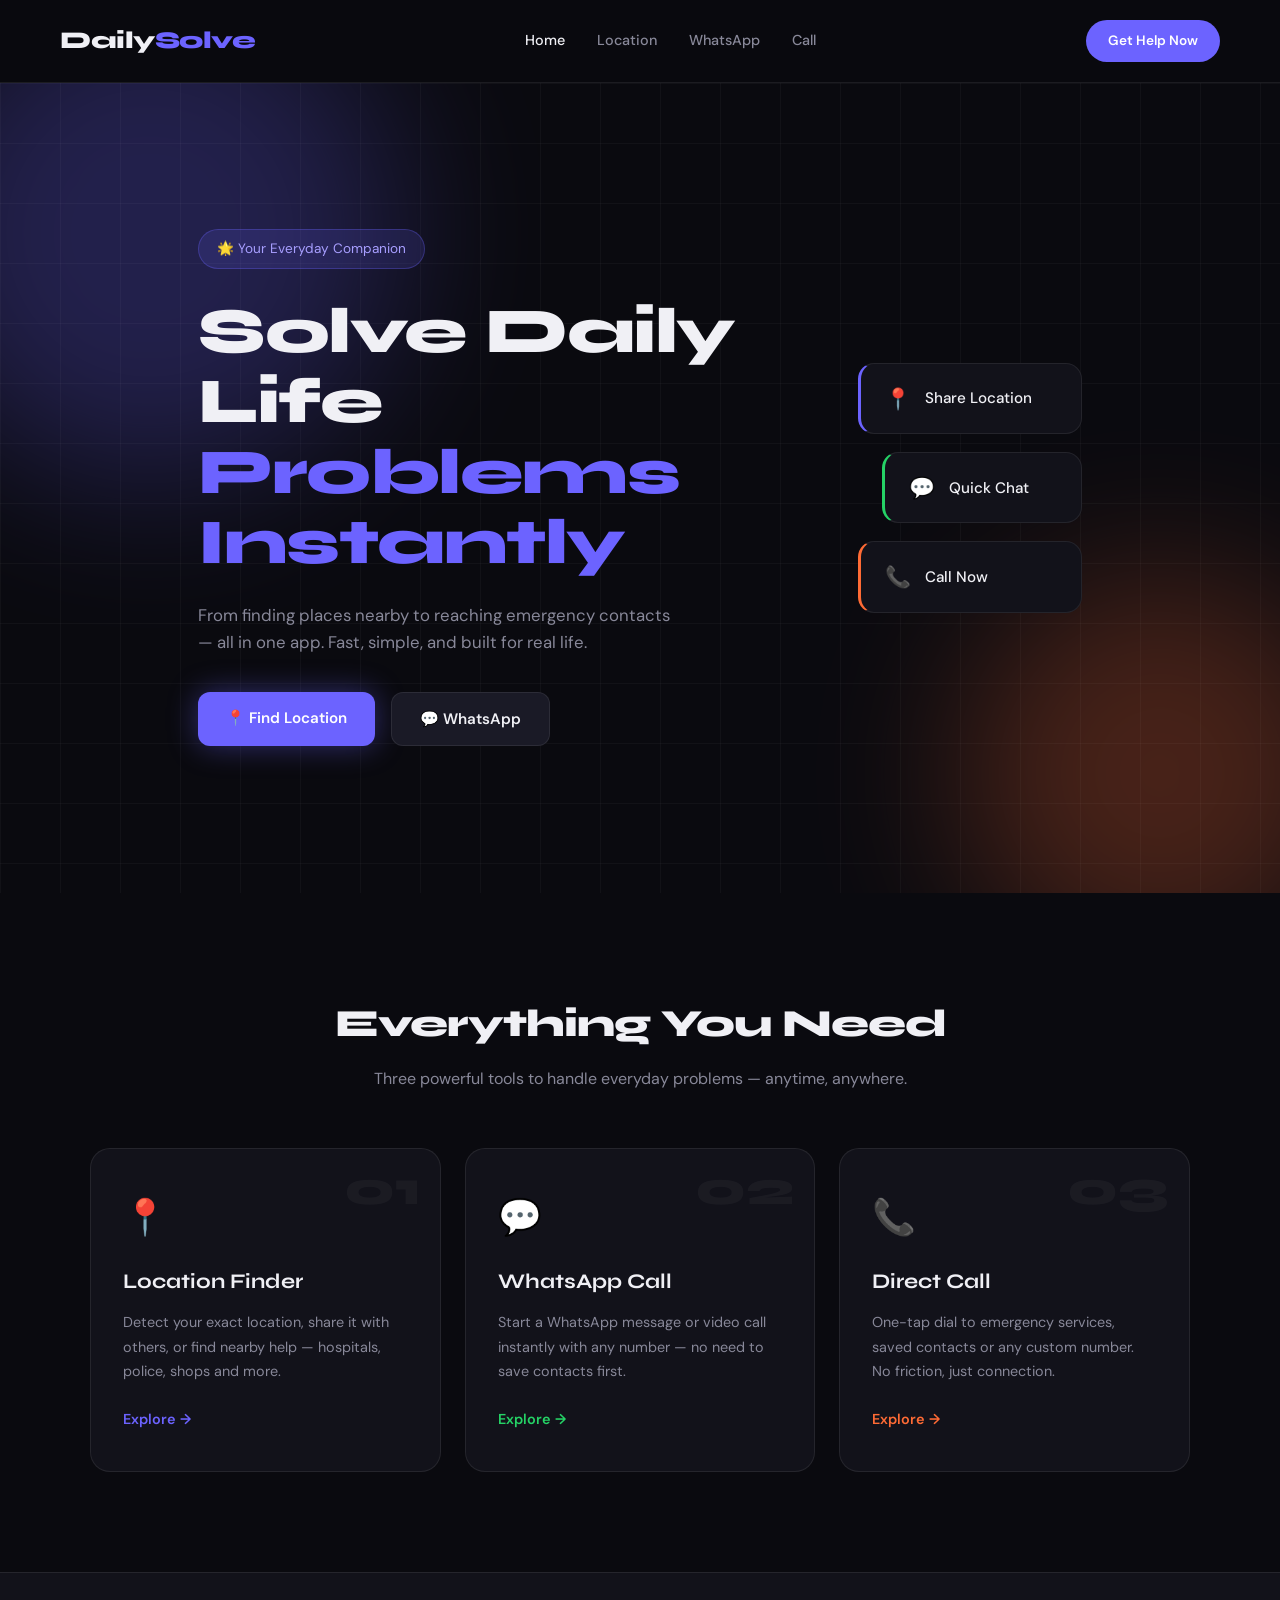
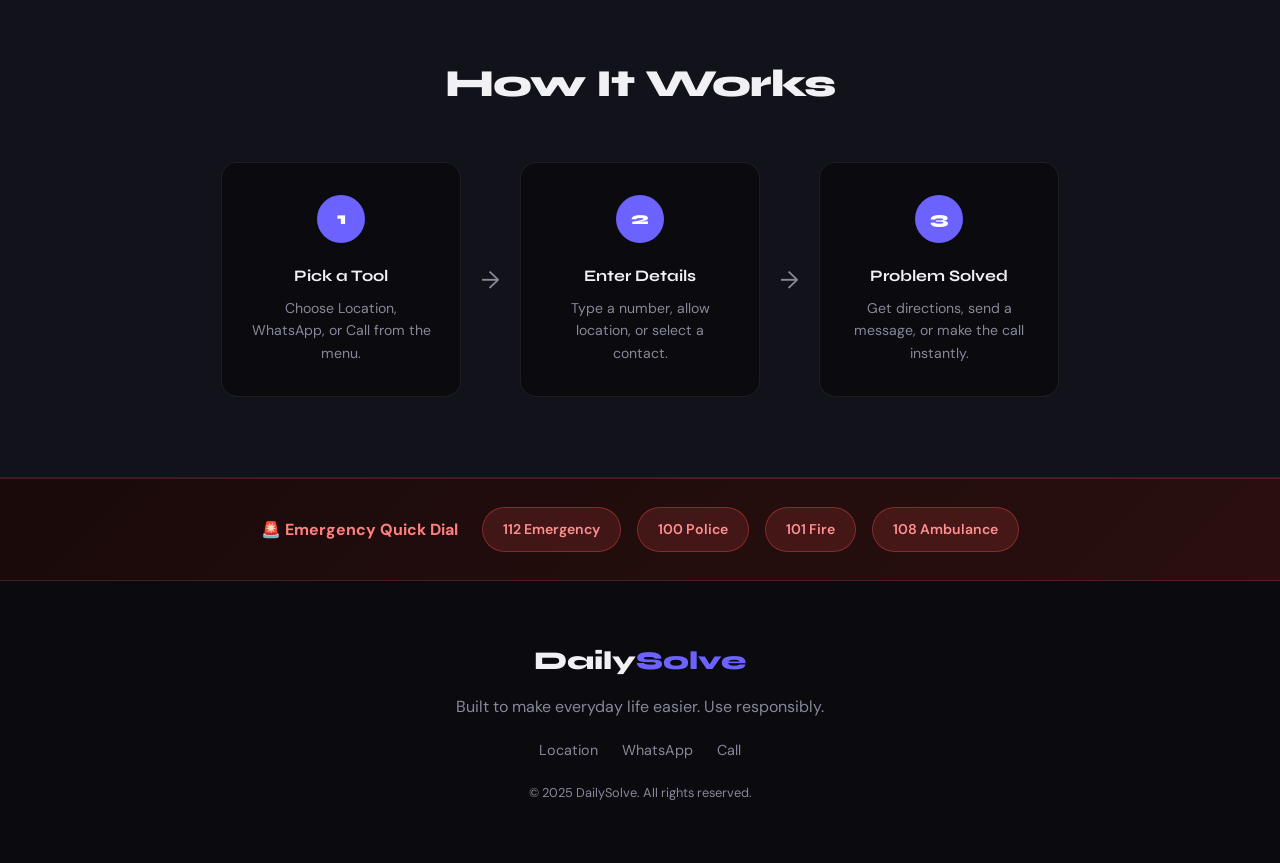
<file: daily-life-solver/index.html>
<!DOCTYPE html>
<html lang="en">
<head>
  <meta charset="UTF-8" />
  <meta name="viewport" content="width=device-width, initial-scale=1.0"/>
  <title>DailySolve — Life Problem Solver</title>
  <link rel="stylesheet" href="css/style.css" />
  <link href="https://fonts.googleapis.com/css2?family=Syne:wght@400;600;700;800&family=DM+Sans:wght@300;400;500&display=swap" rel="stylesheet"/>
</head>
<body>

  <!-- HEADER -->
  <header class="site-header">
    <div class="logo">Daily<span>Solve</span></div>
    <nav>
      <a href="index.html" class="active">Home</a>
      <a href="pages/location.html">Location</a>
      <a href="pages/whatsapp.html">WhatsApp</a>
      <a href="pages/call.html">Call</a>
    </nav>
    <div class="header-cta">Get Help Now</div>
  </header>

  <!-- HERO -->
  <section class="hero">
    <div class="hero-bg">
      <div class="blob b1"></div>
      <div class="blob b2"></div>
      <div class="grid-overlay"></div>
    </div>
    <div class="hero-content">
      <div class="hero-tag">🌟 Your Everyday Companion</div>
      <h1>Solve Daily Life<br/><span class="accent">Problems Instantly</span></h1>
      <p class="hero-sub">From finding places nearby to reaching emergency contacts — all in one app. Fast, simple, and built for real life.</p>
      <div class="hero-actions">
        <a href="pages/location.html" class="btn-primary">📍 Find Location</a>
        <a href="pages/whatsapp.html" class="btn-secondary">💬 WhatsApp</a>
      </div>
    </div>
    <div class="hero-cards">
      <div class="float-card fc1">
        <span class="fc-icon">📍</span>
        <span>Share Location</span>
      </div>
      <div class="float-card fc2">
        <span class="fc-icon">💬</span>
        <span>Quick Chat</span>
      </div>
      <div class="float-card fc3">
        <span class="fc-icon">📞</span>
        <span>Call Now</span>
      </div>
    </div>
  </section>

  <!-- FEATURES -->
  <section class="features">
    <h2 class="section-title">Everything You Need</h2>
    <p class="section-sub">Three powerful tools to handle everyday problems — anytime, anywhere.</p>
    <div class="feature-grid">

      <a href="pages/location.html" class="feature-card loc">
        <div class="fc-badge">01</div>
        <div class="fc-icon-wrap">📍</div>
        <h3>Location Finder</h3>
        <p>Detect your exact location, share it with others, or find nearby help — hospitals, police, shops and more.</p>
        <div class="fc-link">Explore →</div>
      </a>

      <a href="pages/whatsapp.html" class="feature-card wa">
        <div class="fc-badge">02</div>
        <div class="fc-icon-wrap">💬</div>
        <h3>WhatsApp Call</h3>
        <p>Start a WhatsApp message or video call instantly with any number — no need to save contacts first.</p>
        <div class="fc-link">Explore →</div>
      </a>

      <a href="pages/call.html" class="feature-card call">
        <div class="fc-badge">03</div>
        <div class="fc-icon-wrap">📞</div>
        <h3>Direct Call</h3>
        <p>One-tap dial to emergency services, saved contacts or any custom number. No friction, just connection.</p>
        <div class="fc-link">Explore →</div>
      </a>

    </div>
  </section>

  <!-- HOW IT WORKS -->
  <section class="how">
    <h2 class="section-title">How It Works</h2>
    <div class="steps">
      <div class="step">
        <div class="step-num">1</div>
        <h4>Pick a Tool</h4>
        <p>Choose Location, WhatsApp, or Call from the menu.</p>
      </div>
      <div class="step-divider">→</div>
      <div class="step">
        <div class="step-num">2</div>
        <h4>Enter Details</h4>
        <p>Type a number, allow location, or select a contact.</p>
      </div>
      <div class="step-divider">→</div>
      <div class="step">
        <div class="step-num">3</div>
        <h4>Problem Solved</h4>
        <p>Get directions, send a message, or make the call instantly.</p>
      </div>
    </div>
  </section>

  <!-- EMERGENCY STRIP -->
  <section class="emergency-strip">
    <div class="strip-inner">
      <span class="strip-label">🚨 Emergency Quick Dial</span>
      <a href="tel:112" class="e-btn">112 Emergency</a>
      <a href="tel:100" class="e-btn">100 Police</a>
      <a href="tel:101" class="e-btn">101 Fire</a>
      <a href="tel:108" class="e-btn">108 Ambulance</a>
    </div>
  </section>

  <!-- FOOTER -->
  <footer class="site-footer">
    <div class="footer-logo">Daily<span>Solve</span></div>
    <p>Built to make everyday life easier. Use responsibly.</p>
    <div class="footer-links">
      <a href="pages/location.html">Location</a>
      <a href="pages/whatsapp.html">WhatsApp</a>
      <a href="pages/call.html">Call</a>
    </div>
    <p class="copy">© 2025 DailySolve. All rights reserved.</p>
  </footer>

  <script src="js/main.js"></script>
</body>
</html>
</file>
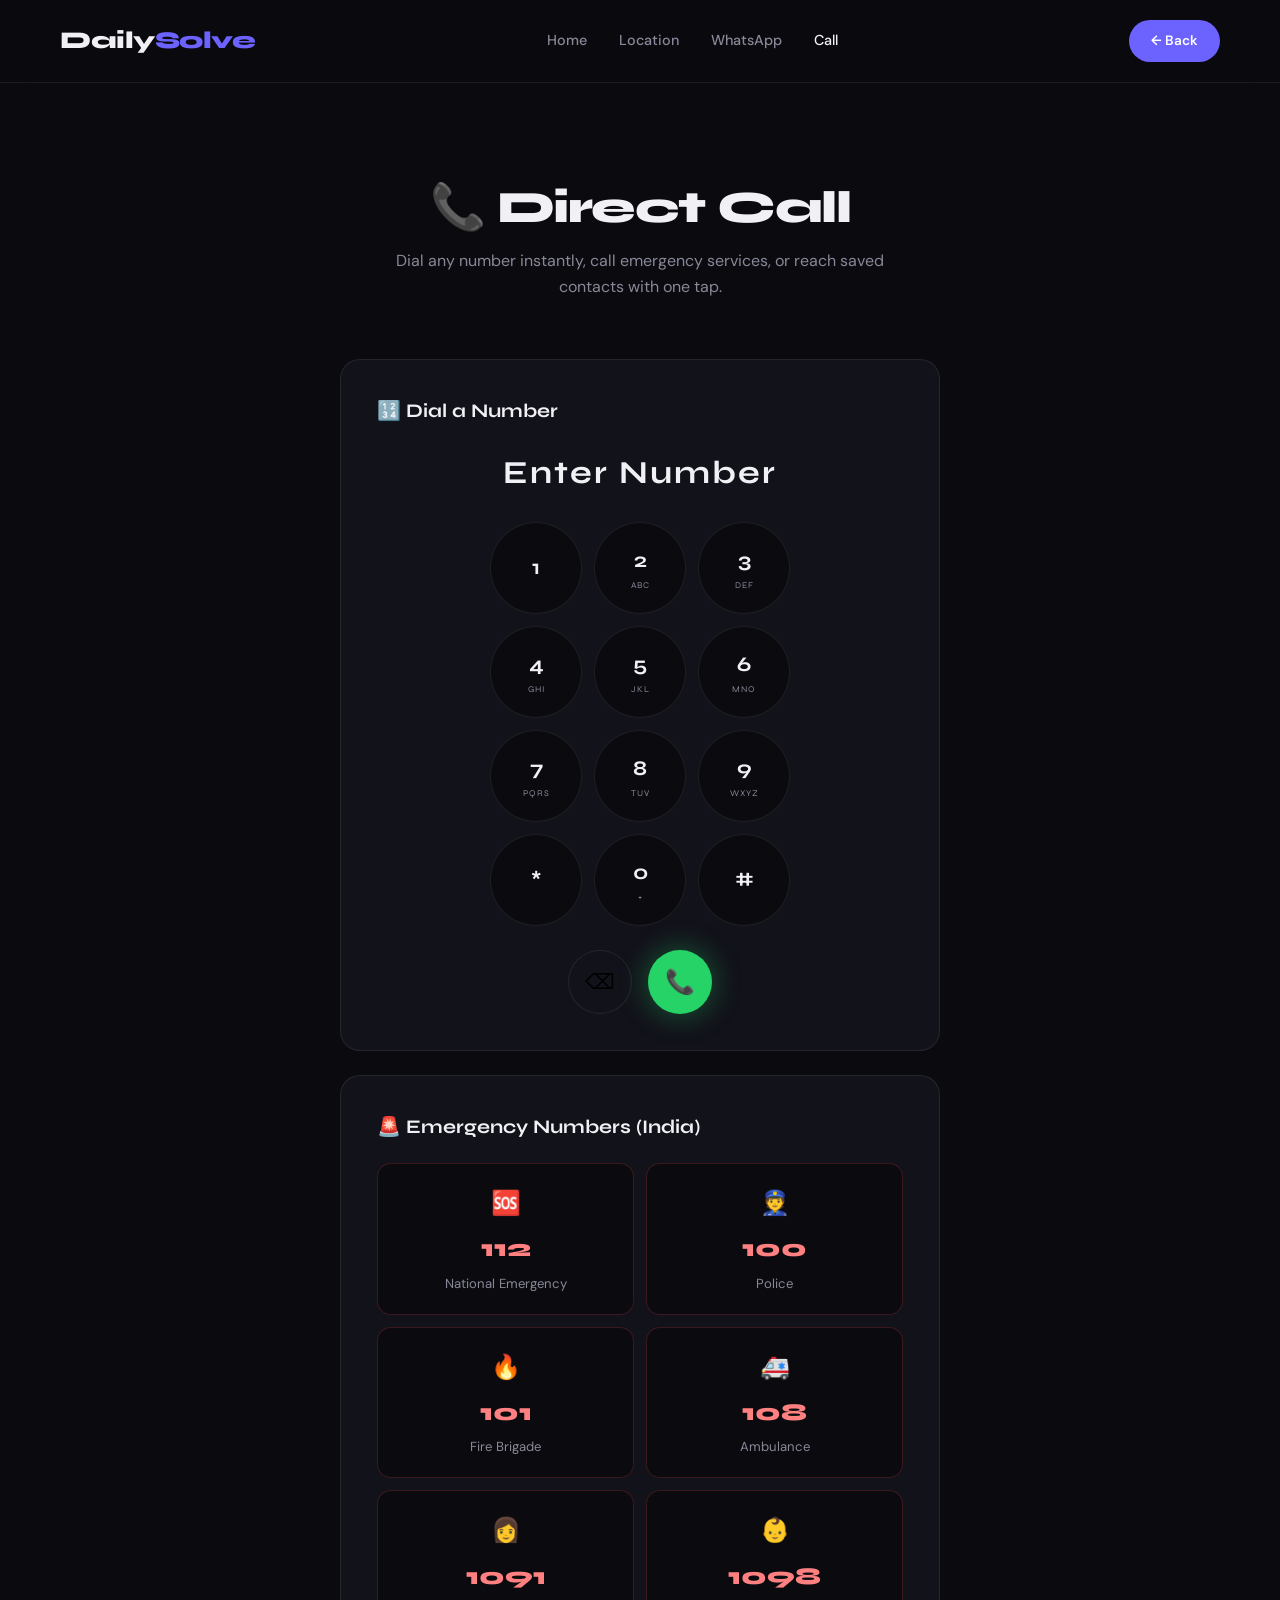
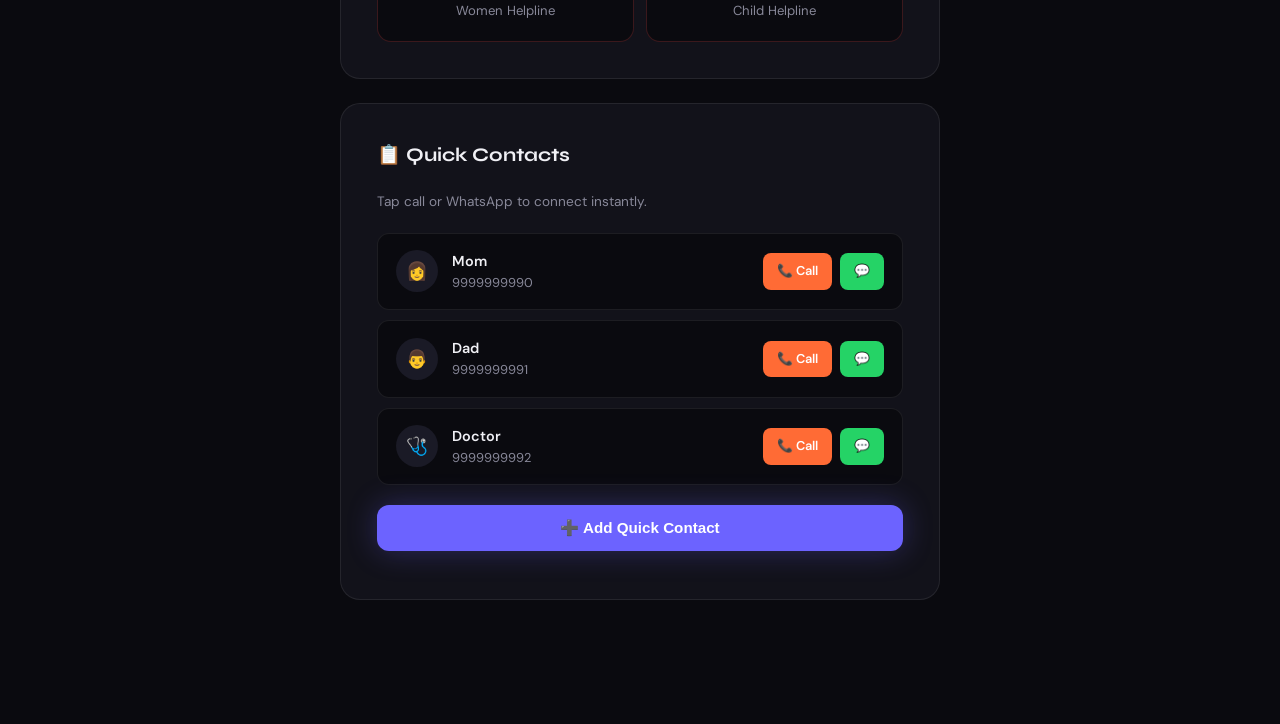
<file: daily-life-solver/pages/call.html>
<!DOCTYPE html>
<html lang="en">
<head>
  <meta charset="UTF-8" />
  <meta name="viewport" content="width=device-width, initial-scale=1.0"/>
  <title>Call — DailySolve</title>
  <link rel="stylesheet" href="../css/style.css" />
  <link href="https://fonts.googleapis.com/css2?family=Syne:wght@400;600;700;800&family=DM+Sans:wght@300;400;500&display=swap" rel="stylesheet"/>
  <style>
    .dialpad {
      display:grid; grid-template-columns:repeat(3, 1fr); gap:12px;
      max-width:300px; margin:24px auto 0;
    }
    .dial-key {
      aspect-ratio:1; border-radius:50%; background:var(--bg);
      border:1px solid var(--border); display:flex; flex-direction:column;
      align-items:center; justify-content:center; cursor:pointer;
      transition:all 0.15s; font-family:var(--font-head);
      font-size:1.3rem; font-weight:700; user-select:none;
    }
    .dial-key:hover { background:var(--surface2); border-color:var(--accent3); }
    .dial-key:active { transform:scale(0.92); }
    .dial-sub { font-size:0.55rem; color:var(--muted); letter-spacing:1px; font-weight:400; }
    .dial-display {
      text-align:center; font-family:var(--font-head);
      font-size:2rem; font-weight:700; letter-spacing:2px;
      margin:20px 0; min-height:48px; color:var(--text);
    }
    .dial-actions { display:flex; justify-content:center; gap:16px; margin-top:24px; }
    .dial-call {
      width:64px; height:64px; border-radius:50%; background:var(--accent2);
      border:none; font-size:1.5rem; cursor:pointer; display:flex;
      align-items:center; justify-content:center;
      box-shadow:0 0 30px rgba(37,211,102,0.4);
      transition:transform 0.2s, box-shadow 0.2s;
    }
    .dial-call:hover { transform:scale(1.08); box-shadow:0 0 50px rgba(37,211,102,0.6); }
    .dial-del {
      width:64px; height:64px; border-radius:50%; background:var(--surface);
      border:1px solid var(--border); font-size:1.3rem; cursor:pointer;
      display:flex; align-items:center; justify-content:center;
      transition:background 0.2s;
    }
    .dial-del:hover { background:var(--surface2); }

    .emergency-grid { display:grid; grid-template-columns:1fr 1fr; gap:12px; }
    .em-card {
      background:var(--bg); border:1px solid rgba(255,80,80,0.2);
      border-radius:14px; padding:20px 16px; text-align:center;
      text-decoration:none; color:var(--text); transition:all 0.2s;
    }
    .em-card:hover { border-color:rgba(255,80,80,0.5); background:rgba(255,80,80,0.05); transform:translateY(-2px); }
    .em-num { font-family:var(--font-head); font-size:1.5rem; font-weight:800; color:#ff8080; }
    .em-name { font-size:0.82rem; color:var(--muted); margin-top:4px; }
    .em-icon { font-size:1.5rem; margin-bottom:8px; }

    .saved-list { display:flex; flex-direction:column; gap:10px; }
    .saved-item {
      display:flex; align-items:center; justify-content:space-between;
      background:var(--bg); border:1px solid var(--border);
      border-radius:12px; padding:16px 18px;
    }
    .saved-left { display:flex; align-items:center; gap:14px; }
    .saved-avatar {
      width:42px; height:42px; border-radius:50%;
      background:var(--surface2); display:flex; align-items:center;
      justify-content:center; font-size:1.1rem;
    }
    .saved-name { font-weight:600; font-size:0.9rem; }
    .saved-num  { font-size:0.8rem; color:var(--muted); }
    .saved-actions { display:flex; gap:8px; }
    .s-btn {
      padding:8px 14px; border-radius:8px; font-size:0.8rem;
      font-weight:600; border:none; cursor:pointer; transition:opacity 0.2s;
      text-decoration:none; display:inline-flex; align-items:center; gap:6px;
    }
    .s-call { background:var(--accent3); color:#fff; }
    .s-wa   { background:var(--accent2); color:#fff; }
    .s-btn:hover { opacity:0.85; }
  </style>
</head>
<body>

  <header class="site-header">
    <a href="../index.html" class="logo">Daily<span>Solve</span></a>
    <nav>
      <a href="../index.html">Home</a>
      <a href="location.html">Location</a>
      <a href="whatsapp.html">WhatsApp</a>
      <a href="call.html" class="active">Call</a>
    </nav>
    <div class="header-cta" onclick="window.history.back()">← Back</div>
  </header>

  <div class="page-hero">
    <h1>📞 Direct Call</h1>
    <p>Dial any number instantly, call emergency services, or reach saved contacts with one tap.</p>
  </div>

  <div class="page-body">

    <!-- DIALPAD -->
    <div class="card" style="text-align:center;">
      <h3 style="text-align:left;">🔢 Dial a Number</h3>
      <div class="dial-display" id="dial-display">Enter Number</div>
      <div class="dialpad">
        <div class="dial-key" onclick="press('1')">1<span class="dial-sub"></span></div>
        <div class="dial-key" onclick="press('2')">2<span class="dial-sub">ABC</span></div>
        <div class="dial-key" onclick="press('3')">3<span class="dial-sub">DEF</span></div>
        <div class="dial-key" onclick="press('4')">4<span class="dial-sub">GHI</span></div>
        <div class="dial-key" onclick="press('5')">5<span class="dial-sub">JKL</span></div>
        <div class="dial-key" onclick="press('6')">6<span class="dial-sub">MNO</span></div>
        <div class="dial-key" onclick="press('7')">7<span class="dial-sub">PQRS</span></div>
        <div class="dial-key" onclick="press('8')">8<span class="dial-sub">TUV</span></div>
        <div class="dial-key" onclick="press('9')">9<span class="dial-sub">WXYZ</span></div>
        <div class="dial-key" onclick="press('*')">*</div>
        <div class="dial-key" onclick="press('0')">0<span class="dial-sub">+</span></div>
        <div class="dial-key" onclick="press('#')">#</div>
      </div>
      <div class="dial-actions">
        <button class="dial-del" onclick="deleteLast()">⌫</button>
        <button class="dial-call" onclick="makeCall()">📞</button>
      </div>
    </div>

    <!-- EMERGENCY -->
    <div class="card">
      <h3>🚨 Emergency Numbers (India)</h3>
      <div class="emergency-grid" style="margin-top:16px;">
        <a href="tel:112" class="em-card">
          <div class="em-icon">🆘</div>
          <div class="em-num">112</div>
          <div class="em-name">National Emergency</div>
        </a>
        <a href="tel:100" class="em-card">
          <div class="em-icon">👮</div>
          <div class="em-num">100</div>
          <div class="em-name">Police</div>
        </a>
        <a href="tel:101" class="em-card">
          <div class="em-icon">🔥</div>
          <div class="em-num">101</div>
          <div class="em-name">Fire Brigade</div>
        </a>
        <a href="tel:108" class="em-card">
          <div class="em-icon">🚑</div>
          <div class="em-num">108</div>
          <div class="em-name">Ambulance</div>
        </a>
        <a href="tel:1800114000" class="em-card">
          <div class="em-icon">👩</div>
          <div class="em-num">1091</div>
          <div class="em-name">Women Helpline</div>
        </a>
        <a href="tel:1098" class="em-card">
          <div class="em-icon">👶</div>
          <div class="em-num">1098</div>
          <div class="em-name">Child Helpline</div>
        </a>
      </div>
    </div>

    <!-- SAVED CONTACTS -->
    <div class="card">
      <h3>📋 Quick Contacts</h3>
      <p style="color:var(--muted);font-size:0.85rem;margin:8px 0 20px;">Tap call or WhatsApp to connect instantly.</p>
      <div class="saved-list" id="contacts-list"></div>
      <div style="margin-top:20px;">
        <button class="action-btn full" onclick="addContact()">➕ Add Quick Contact</button>
      </div>
    </div>

  </div>

  <script>
    let dialNum = '';

    function press(d) {
      if (dialNum.length >= 15) return;
      dialNum += d;
      document.getElementById('dial-display').textContent = dialNum || 'Enter Number';
    }

    function deleteLast() {
      dialNum = dialNum.slice(0, -1);
      document.getElementById('dial-display').textContent = dialNum || 'Enter Number';
    }

    function makeCall() {
      if (!dialNum) { alert('Please enter a number.'); return; }
      window.open(`tel:${dialNum}`, '_self');
    }

    // Quick contacts stored in localStorage
    const DEFAULT_CONTACTS = [
      { name: 'Mom', num: '9999999990', icon: '👩' },
      { name: 'Dad', num: '9999999991', icon: '👨' },
      { name: 'Doctor', num: '9999999992', icon: '🩺' },
    ];

    function loadContacts() {
      try {
        return JSON.parse(localStorage.getItem('quick_contacts')) || DEFAULT_CONTACTS;
      } catch { return DEFAULT_CONTACTS; }
    }

    function saveContacts(c) {
      localStorage.setItem('quick_contacts', JSON.stringify(c));
    }

    function renderContacts() {
      const list = loadContacts();
      const el = document.getElementById('contacts-list');
      el.innerHTML = list.map((c,i) => `
        <div class="saved-item">
          <div class="saved-left">
            <div class="saved-avatar">${c.icon}</div>
            <div>
              <div class="saved-name">${c.name}</div>
              <div class="saved-num">${c.num}</div>
            </div>
          </div>
          <div class="saved-actions">
            <a href="tel:${c.num}" class="s-btn s-call">📞 Call</a>
            <a href="https://wa.me/91${c.num}" target="_blank" class="s-btn s-wa">💬</a>
          </div>
        </div>
      `).join('');
    }

    function addContact() {
      const name = prompt('Contact name:');
      if (!name) return;
      const num = prompt('Phone number (10 digits, no country code):');
      if (!num) return;
      const contacts = loadContacts();
      const icons = ['👤','🧑','👦','👧','👩','👨','🧔','🧓'];
      contacts.push({ name, num, icon: icons[Math.floor(Math.random()*icons.length)] });
      saveContacts(contacts);
      renderContacts();
    }

    renderContacts();
  </script>

</body>
</html>
</file>
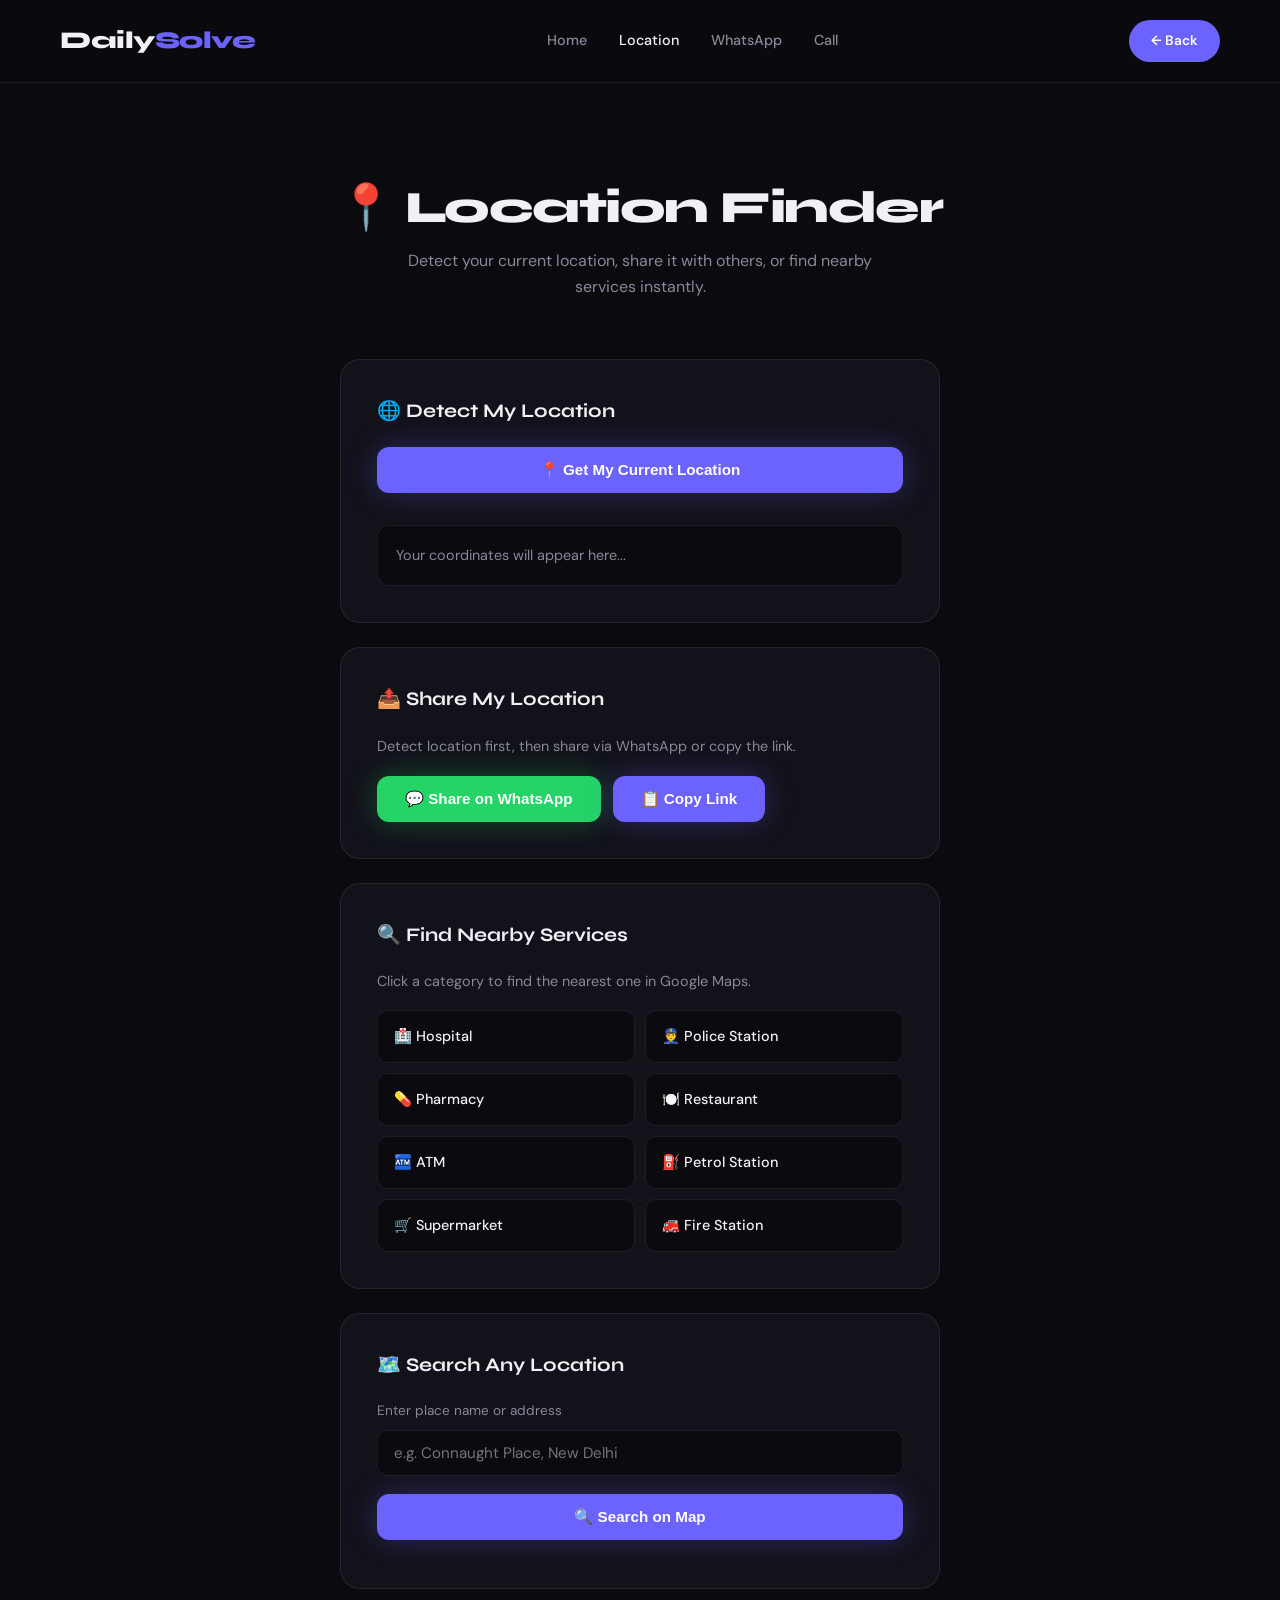
<file: daily-life-solver/pages/location.html>
<!DOCTYPE html>
<html lang="en">
<head>
  <meta charset="UTF-8" />
  <meta name="viewport" content="width=device-width, initial-scale=1.0"/>
  <title>Location Finder — DailySolve</title>
  <link rel="stylesheet" href="../css/style.css" />
  <link href="https://fonts.googleapis.com/css2?family=Syne:wght@400;600;700;800&family=DM+Sans:wght@300;400;500&display=swap" rel="stylesheet"/>
  <style>
    #map-embed { width:100%; height:300px; border-radius:12px; border:none; margin-top:16px; }
    .coord-row { display:flex; gap:12px; }
    .coord-row .input-group { flex:1; }
    .nearby-grid { display:grid; grid-template-columns:1fr 1fr; gap:10px; margin-top:16px; }
    .nearby-btn {
      display:flex; align-items:center; gap:10px;
      background: var(--bg); border:1px solid var(--border);
      border-radius:10px; padding:14px 16px; cursor:pointer;
      color:var(--text); font-size:0.9rem; font-weight:500;
      text-decoration:none; transition:all 0.2s;
    }
    .nearby-btn:hover { border-color:var(--accent); background:var(--surface2); }
  </style>
</head>
<body>

  <header class="site-header">
    <a href="../index.html" class="logo">Daily<span>Solve</span></a>
    <nav>
      <a href="../index.html">Home</a>
      <a href="location.html" class="active">Location</a>
      <a href="whatsapp.html">WhatsApp</a>
      <a href="call.html">Call</a>
    </nav>
    <div class="header-cta" onclick="window.history.back()">← Back</div>
  </header>

  <div class="page-hero">
    <h1>📍 Location Finder</h1>
    <p>Detect your current location, share it with others, or find nearby services instantly.</p>
  </div>

  <div class="page-body">

    <!-- Detect Location -->
    <div class="card">
      <h3>🌐 Detect My Location</h3>
      <button class="action-btn full" onclick="detectLocation()">📍 Get My Current Location</button>
      <div class="result-box" id="loc-result">Your coordinates will appear here...</div>
      <iframe id="map-embed" style="display:none"></iframe>
    </div>

    <!-- Share Location -->
    <div class="card">
      <h3>📤 Share My Location</h3>
      <p style="color:var(--muted);font-size:0.9rem;margin-bottom:18px;">Detect location first, then share via WhatsApp or copy the link.</p>
      <div style="display:flex;gap:12px;flex-wrap:wrap;">
        <button class="action-btn green" onclick="shareWhatsApp()">💬 Share on WhatsApp</button>
        <button class="action-btn" onclick="copyLocation()">📋 Copy Link</button>
      </div>
    </div>

    <!-- Find Nearby -->
    <div class="card">
      <h3>🔍 Find Nearby Services</h3>
      <p style="color:var(--muted);font-size:0.9rem;margin-bottom:16px;">Click a category to find the nearest one in Google Maps.</p>
      <div class="nearby-grid">
        <a class="nearby-btn" onclick="findNearby('hospital')">🏥 Hospital</a>
        <a class="nearby-btn" onclick="findNearby('police')">👮 Police Station</a>
        <a class="nearby-btn" onclick="findNearby('pharmacy')">💊 Pharmacy</a>
        <a class="nearby-btn" onclick="findNearby('restaurant')">🍽️ Restaurant</a>
        <a class="nearby-btn" onclick="findNearby('atm')">🏧 ATM</a>
        <a class="nearby-btn" onclick="findNearby('petrol station')">⛽ Petrol Station</a>
        <a class="nearby-btn" onclick="findNearby('supermarket')">🛒 Supermarket</a>
        <a class="nearby-btn" onclick="findNearby('fire station')">🚒 Fire Station</a>
      </div>
    </div>

    <!-- Manual Search -->
    <div class="card">
      <h3>🗺️ Search Any Location</h3>
      <div class="input-group">
        <label>Enter place name or address</label>
        <input type="text" id="search-loc" placeholder="e.g. Connaught Place, New Delhi" />
      </div>
      <button class="action-btn full" onclick="searchLocation()">🔍 Search on Map</button>
    </div>

  </div>

  <script>
    let userLat = null, userLng = null;

    function detectLocation() {
      const box = document.getElementById('loc-result');
      box.textContent = '⏳ Detecting location...';
      if (!navigator.geolocation) {
        box.textContent = '❌ Geolocation is not supported by your browser.';
        return;
      }
      navigator.geolocation.getCurrentPosition(pos => {
        userLat = pos.coords.latitude.toFixed(6);
        userLng = pos.coords.longitude.toFixed(6);
        box.innerHTML = `✅ <strong>Latitude:</strong> ${userLat} &nbsp;|&nbsp; <strong>Longitude:</strong> ${userLng}<br/><br/>
          <a href="https://maps.google.com/?q=${userLat},${userLng}" target="_blank" style="color:var(--accent)">📌 View on Google Maps</a>`;
        const map = document.getElementById('map-embed');
        map.src = `https://maps.google.com/maps?q=${userLat},${userLng}&z=15&output=embed`;
        map.style.display = 'block';
      }, err => {
        box.textContent = '❌ Permission denied or location unavailable. Please allow location access.';
      });
    }

    function shareWhatsApp() {
      if (!userLat) { alert('Please detect your location first!'); return; }
      const link = `https://maps.google.com/?q=${userLat},${userLng}`;
      const msg = encodeURIComponent(`📍 My current location: ${link}`);
      window.open(`https://wa.me/?text=${msg}`, '_blank');
    }

    function copyLocation() {
      if (!userLat) { alert('Please detect your location first!'); return; }
      const link = `https://maps.google.com/?q=${userLat},${userLng}`;
      navigator.clipboard.writeText(link).then(() => alert('✅ Location link copied!'));
    }

    function findNearby(type) {
      if (userLat && userLng) {
        window.open(`https://www.google.com/maps/search/${encodeURIComponent(type)}/@${userLat},${userLng},14z`, '_blank');
      } else {
        window.open(`https://www.google.com/maps/search/${encodeURIComponent(type + ' near me')}`, '_blank');
      }
    }

    function searchLocation() {
      const q = document.getElementById('search-loc').value.trim();
      if (!q) { alert('Enter a location to search.'); return; }
      window.open(`https://maps.google.com/maps?q=${encodeURIComponent(q)}&output=embed`, '_blank');
    }
  </script>

</body>
</html>
</file>
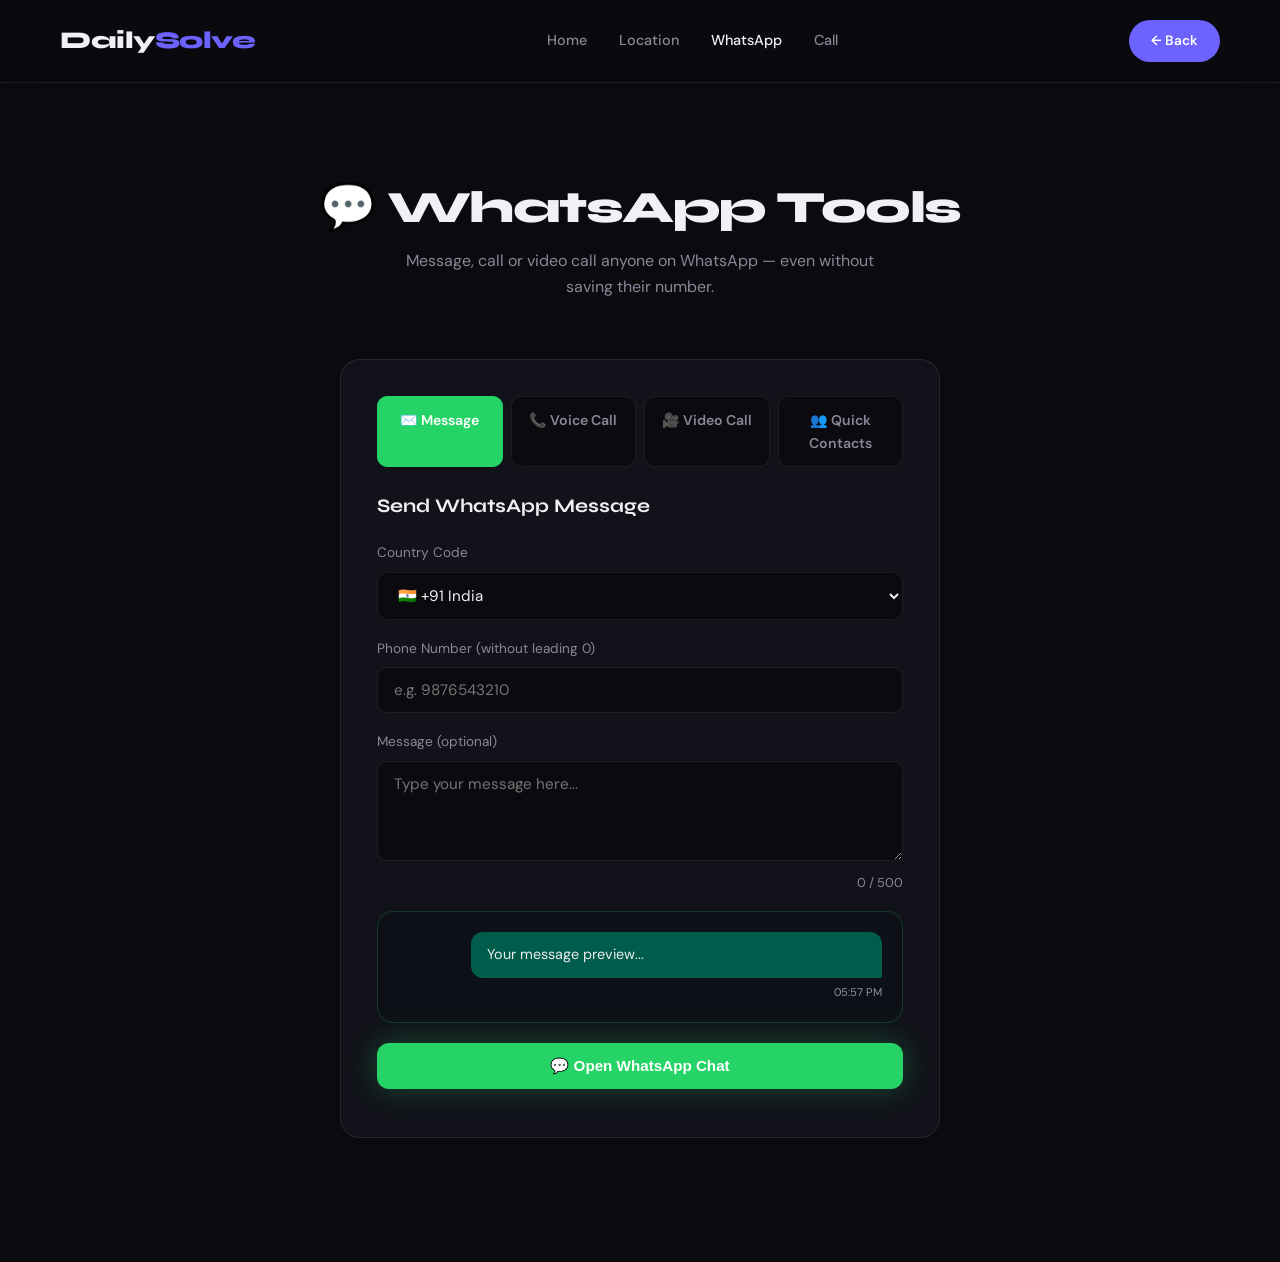
<file: daily-life-solver/pages/whatsapp.html>
<!DOCTYPE html>
<html lang="en">
<head>
  <meta charset="UTF-8" />
  <meta name="viewport" content="width=device-width, initial-scale=1.0"/>
  <title>WhatsApp — DailySolve</title>
  <link rel="stylesheet" href="../css/style.css" />
  <link href="https://fonts.googleapis.com/css2?family=Syne:wght@400;600;700;800&family=DM+Sans:wght@300;400;500&display=swap" rel="stylesheet"/>
  <style>
    .tab-bar { display:flex; gap:8px; margin-bottom:24px; }
    .tab {
      flex:1; padding:12px; text-align:center; border-radius:10px;
      background:var(--bg); border:1px solid var(--border); cursor:pointer;
      font-weight:600; font-size:0.88rem; color:var(--muted);
      transition: all 0.2s;
    }
    .tab.active { background:var(--accent2); color:#fff; border-color:var(--accent2); }
    .tab-panel { display:none; }
    .tab-panel.active { display:block; }
    .country-flag { font-size:1.1rem; margin-right:4px; }
    .char-count { font-size:0.8rem; color:var(--muted); text-align:right; margin-top:4px; }
    textarea {
      width:100%; background:var(--bg); border:1px solid var(--border);
      color:var(--text); border-radius:10px; padding:12px 16px;
      font-size:0.95rem; font-family:var(--font-body); outline:none;
      resize:vertical; min-height:100px; transition:border-color 0.2s;
    }
    textarea:focus { border-color:var(--accent2); }
    .wa-preview {
      background: #0d1117; border-radius: 16px; padding: 20px;
      margin-top:16px; border:1px solid rgba(37,211,102,0.2);
    }
    .wa-bubble {
      background: #005c4b; border-radius: 12px 12px 2px 12px;
      padding: 12px 16px; max-width: 85%; margin-left:auto;
      font-size:0.9rem; line-height:1.5; color:#e9edef;
      word-break: break-word;
    }
    .wa-time { text-align:right; font-size:0.7rem; color:#8696a0; margin-top:6px; }
    .group-contacts { display:grid; grid-template-columns:1fr 1fr; gap:10px; }
    .gc-item {
      display:flex; align-items:center; gap:10px;
      background:var(--bg); border:1px solid var(--border);
      border-radius:10px; padding:14px; cursor:pointer;
      transition:all 0.2s;
    }
    .gc-item:hover { border-color:var(--accent2); }
    .gc-avatar {
      width:36px; height:36px; border-radius:50%;
      background:var(--surface2); display:flex; align-items:center;
      justify-content:center; font-size:1.1rem; flex-shrink:0;
    }
    .gc-name { font-weight:600; font-size:0.88rem; }
    .gc-num  { font-size:0.78rem; color:var(--muted); }
  </style>
</head>
<body>

  <header class="site-header">
    <a href="../index.html" class="logo">Daily<span>Solve</span></a>
    <nav>
      <a href="../index.html">Home</a>
      <a href="location.html">Location</a>
      <a href="whatsapp.html" class="active">WhatsApp</a>
      <a href="call.html">Call</a>
    </nav>
    <div class="header-cta" onclick="window.history.back()">← Back</div>
  </header>

  <div class="page-hero">
    <h1>💬 WhatsApp Tools</h1>
    <p>Message, call or video call anyone on WhatsApp — even without saving their number.</p>
  </div>

  <div class="page-body">

    <div class="card">
      <div class="tab-bar">
        <div class="tab active" onclick="switchTab('message')">✉️ Message</div>
        <div class="tab" onclick="switchTab('call')">📞 Voice Call</div>
        <div class="tab" onclick="switchTab('video')">🎥 Video Call</div>
        <div class="tab" onclick="switchTab('group')">👥 Quick Contacts</div>
      </div>

      <!-- MESSAGE TAB -->
      <div class="tab-panel active" id="tab-message">
        <h3>Send WhatsApp Message</h3>
        <div class="input-group" style="margin-top:16px;">
          <label>Country Code</label>
          <select id="country-code">
            <option value="91">🇮🇳 +91 India</option>
            <option value="1">🇺🇸 +1 USA</option>
            <option value="44">🇬🇧 +44 UK</option>
            <option value="971">🇦🇪 +971 UAE</option>
            <option value="61">🇦🇺 +61 Australia</option>
            <option value="49">🇩🇪 +49 Germany</option>
            <option value="33">🇫🇷 +33 France</option>
            <option value="81">🇯🇵 +81 Japan</option>
            <option value="86">🇨🇳 +86 China</option>
            <option value="55">🇧🇷 +55 Brazil</option>
          </select>
        </div>
        <div class="input-group">
          <label>Phone Number (without leading 0)</label>
          <input type="tel" id="wa-number" placeholder="e.g. 9876543210" />
        </div>
        <div class="input-group">
          <label>Message (optional)</label>
          <textarea id="wa-message" placeholder="Type your message here..." oninput="updatePreview()"></textarea>
          <div class="char-count" id="char-count">0 / 500</div>
        </div>
        <div class="wa-preview">
          <div class="wa-bubble" id="preview-bubble">Your message preview...</div>
          <div class="wa-time" id="preview-time"></div>
        </div>
        <div style="margin-top:20px;display:flex;gap:12px;flex-wrap:wrap;">
          <button class="action-btn green full" onclick="openWhatsApp()">💬 Open WhatsApp Chat</button>
        </div>
      </div>

      <!-- CALL TAB -->
      <div class="tab-panel" id="tab-call">
        <h3>WhatsApp Voice Call</h3>
        <p style="color:var(--muted);font-size:0.9rem;margin:12px 0 20px;">Opens WhatsApp with the number ready to call. Works on mobile devices.</p>
        <div class="input-group">
          <label>Country Code</label>
          <select id="call-code">
            <option value="91">🇮🇳 +91 India</option>
            <option value="1">🇺🇸 +1 USA</option>
            <option value="44">🇬🇧 +44 UK</option>
            <option value="971">🇦🇪 +971 UAE</option>
            <option value="61">🇦🇺 +61 Australia</option>
          </select>
        </div>
        <div class="input-group">
          <label>Phone Number</label>
          <input type="tel" id="call-number" placeholder="e.g. 9876543210" />
        </div>
        <button class="action-btn green full" onclick="waCall()">📞 Start WhatsApp Voice Call</button>
      </div>

      <!-- VIDEO TAB -->
      <div class="tab-panel" id="tab-video">
        <h3>WhatsApp Video Call</h3>
        <p style="color:var(--muted);font-size:0.9rem;margin:12px 0 20px;">Opens WhatsApp with the number — you can then initiate a video call. Works on mobile.</p>
        <div class="input-group">
          <label>Country Code</label>
          <select id="video-code">
            <option value="91">🇮🇳 +91 India</option>
            <option value="1">🇺🇸 +1 USA</option>
            <option value="44">🇬🇧 +44 UK</option>
            <option value="971">🇦🇪 +971 UAE</option>
            <option value="61">🇦🇺 +61 Australia</option>
          </select>
        </div>
        <div class="input-group">
          <label>Phone Number</label>
          <input type="tel" id="video-number" placeholder="e.g. 9876543210" />
        </div>
        <button class="action-btn green full" onclick="waVideo()">🎥 Start WhatsApp Video Call</button>
      </div>

      <!-- GROUP TAB -->
      <div class="tab-panel" id="tab-group">
        <h3>Quick WhatsApp Contacts</h3>
        <p style="color:var(--muted);font-size:0.9rem;margin:12px 0 20px;">Frequently used or emergency WhatsApp contacts.</p>
        <div class="group-contacts">
          <div class="gc-item" onclick="quickWA('100','Police Help')">
            <div class="gc-avatar">👮</div>
            <div><div class="gc-num">WhatsApp Help</div><div class="gc-name">Police</div></div>
          </div>
          <div class="gc-item" onclick="quickWA('108','Ambulance')">
            <div class="gc-avatar">🚑</div>
            <div><div class="gc-num">+91 108</div><div class="gc-name">Ambulance</div></div>
          </div>
          <div class="gc-item" onclick="quickWA('1800114000','Women Helpline')">
            <div class="gc-avatar">👩</div>
            <div><div class="gc-num">1800-114-000</div><div class="gc-name">Women Helpline</div></div>
          </div>
          <div class="gc-item" onclick="quickWA('1098','Child Help')">
            <div class="gc-avatar">👶</div>
            <div><div class="gc-num">+91 1098</div><div class="gc-name">Child Helpline</div></div>
          </div>
        </div>
      </div>
    </div>

  </div>

  <script>
    function switchTab(name) {
      document.querySelectorAll('.tab').forEach((t,i)=>t.classList.remove('active'));
      document.querySelectorAll('.tab-panel').forEach(p=>p.classList.remove('active'));
      const tabs = ['message','call','video','group'];
      document.querySelectorAll('.tab')[tabs.indexOf(name)].classList.add('active');
      document.getElementById('tab-'+name).classList.add('active');
    }

    function updatePreview() {
      const msg = document.getElementById('wa-message').value;
      document.getElementById('preview-bubble').textContent = msg || 'Your message preview...';
      document.getElementById('char-count').textContent = msg.length + ' / 500';
      const now = new Date();
      document.getElementById('preview-time').textContent =
        now.toLocaleTimeString([], {hour:'2-digit', minute:'2-digit'});
    }

    function buildNumber(codeId, numId) {
      const code = document.getElementById(codeId).value;
      const num = document.getElementById(numId).value.trim().replace(/^0+/,'');
      return { code, num, full: code + num };
    }

    function openWhatsApp() {
      const { full } = buildNumber('country-code', 'wa-number');
      if (!full) { alert('Enter a phone number.'); return; }
      const msg = encodeURIComponent(document.getElementById('wa-message').value);
      window.open(`https://wa.me/${full}?text=${msg}`, '_blank');
    }

    function waCall() {
      const { full } = buildNumber('call-code', 'call-number');
      if (!full) { alert('Enter a phone number.'); return; }
      window.open(`https://wa.me/${full}`, '_blank');
    }

    function waVideo() {
      const { full } = buildNumber('video-code', 'video-number');
      if (!full) { alert('Enter a phone number.'); return; }
      window.open(`https://wa.me/${full}`, '_blank');
    }

    function quickWA(num, name) {
      const msg = encodeURIComponent(`Hi, I need help!`);
      window.open(`https://wa.me/91${num}?text=${msg}`, '_blank');
    }

    updatePreview();
  </script>

</body>
</html>
</file>
<file: daily-life-solver/css/style.css>
/* ===== RESET & BASE ===== */
*, *::before, *::after { box-sizing: border-box; margin: 0; padding: 0; }

:root {
  --bg: #0a0a0f;
  --surface: #12121a;
  --surface2: #1a1a26;
  --accent: #6c63ff;
  --accent2: #25d366;
  --accent3: #ff6b35;
  --text: #f0f0f5;
  --muted: #888899;
  --border: rgba(255,255,255,0.08);
  --radius: 16px;
  --font-head: 'Syne', sans-serif;
  --font-body: 'DM Sans', sans-serif;
}

html { scroll-behavior: smooth; }

body {
  background: var(--bg);
  color: var(--text);
  font-family: var(--font-body);
  line-height: 1.6;
  overflow-x: hidden;
}

a { text-decoration: none; color: inherit; }

/* ===== HEADER ===== */
.site-header {
  display: flex;
  align-items: center;
  justify-content: space-between;
  padding: 20px 60px;
  position: sticky;
  top: 0;
  z-index: 100;
  background: rgba(10,10,15,0.85);
  backdrop-filter: blur(20px);
  border-bottom: 1px solid var(--border);
}

.logo {
  font-family: var(--font-head);
  font-size: 1.5rem;
  font-weight: 800;
  letter-spacing: -0.5px;
}
.logo span { color: var(--accent); }

nav { display: flex; gap: 32px; }
nav a {
  font-size: 0.9rem;
  color: var(--muted);
  font-weight: 500;
  transition: color 0.2s;
}
nav a:hover, nav a.active { color: var(--text); }

.header-cta {
  background: var(--accent);
  color: #fff;
  padding: 10px 22px;
  border-radius: 50px;
  font-size: 0.85rem;
  font-weight: 600;
  cursor: pointer;
  transition: opacity 0.2s;
}
.header-cta:hover { opacity: 0.85; }

/* ===== HERO ===== */
.hero {
  min-height: 90vh;
  display: flex;
  align-items: center;
  justify-content: center;
  padding: 80px 60px;
  position: relative;
  overflow: hidden;
  gap: 60px;
}

.hero-bg { position: absolute; inset: 0; pointer-events: none; }

.blob {
  position: absolute;
  border-radius: 50%;
  filter: blur(80px);
  opacity: 0.25;
}
.b1 {
  width: 500px; height: 500px;
  background: var(--accent);
  top: -100px; left: -100px;
  animation: drift 8s ease-in-out infinite alternate;
}
.b2 {
  width: 400px; height: 400px;
  background: #ff6b35;
  bottom: -80px; right: -80px;
  animation: drift 10s ease-in-out infinite alternate-reverse;
}
@keyframes drift {
  from { transform: translate(0,0) scale(1); }
  to   { transform: translate(40px, 30px) scale(1.1); }
}

.grid-overlay {
  position: absolute; inset: 0;
  background-image:
    linear-gradient(rgba(255,255,255,0.03) 1px, transparent 1px),
    linear-gradient(90deg, rgba(255,255,255,0.03) 1px, transparent 1px);
  background-size: 60px 60px;
}

.hero-content { flex: 1; max-width: 600px; position: relative; z-index: 1; }

.hero-tag {
  display: inline-flex;
  align-items: center;
  gap: 8px;
  background: rgba(108,99,255,0.15);
  border: 1px solid rgba(108,99,255,0.3);
  color: #a89fff;
  padding: 8px 18px;
  border-radius: 50px;
  font-size: 0.85rem;
  margin-bottom: 28px;
  animation: fadeUp 0.6s ease both;
}

h1 {
  font-family: var(--font-head);
  font-size: clamp(2.5rem, 5vw, 4rem);
  font-weight: 800;
  line-height: 1.1;
  letter-spacing: -1.5px;
  margin-bottom: 24px;
  animation: fadeUp 0.6s 0.1s ease both;
}
.accent { color: var(--accent); }

.hero-sub {
  color: var(--muted);
  font-size: 1.05rem;
  max-width: 480px;
  margin-bottom: 36px;
  animation: fadeUp 0.6s 0.2s ease both;
}

.hero-actions {
  display: flex;
  gap: 16px;
  flex-wrap: wrap;
  animation: fadeUp 0.6s 0.3s ease both;
}

.btn-primary {
  background: var(--accent);
  color: #fff;
  padding: 14px 28px;
  border-radius: 12px;
  font-weight: 600;
  font-size: 0.95rem;
  transition: transform 0.2s, box-shadow 0.2s;
  box-shadow: 0 0 30px rgba(108,99,255,0.4);
}
.btn-primary:hover { transform: translateY(-2px); box-shadow: 0 0 40px rgba(108,99,255,0.6); }

.btn-secondary {
  background: var(--surface2);
  border: 1px solid var(--border);
  color: var(--text);
  padding: 14px 28px;
  border-radius: 12px;
  font-weight: 600;
  font-size: 0.95rem;
  transition: background 0.2s;
}
.btn-secondary:hover { background: var(--surface); }

/* ===== FLOAT CARDS ===== */
.hero-cards {
  display: flex;
  flex-direction: column;
  gap: 18px;
  position: relative;
  z-index: 1;
}

.float-card {
  display: flex;
  align-items: center;
  gap: 14px;
  background: var(--surface);
  border: 1px solid var(--border);
  border-radius: var(--radius);
  padding: 18px 24px;
  font-weight: 500;
  font-size: 0.95rem;
  animation: slideIn 0.5s ease both;
  transition: transform 0.2s;
  min-width: 200px;
}
.float-card:hover { transform: translateX(-4px); }
.fc1 { animation-delay: 0.2s; border-left: 3px solid var(--accent); }
.fc2 { animation-delay: 0.35s; border-left: 3px solid var(--accent2); margin-left: 24px; }
.fc3 { animation-delay: 0.5s; border-left: 3px solid var(--accent3); }
.fc-icon { font-size: 1.3rem; }

/* ===== FEATURES ===== */
.features {
  padding: 100px 60px;
  text-align: center;
}

.section-title {
  font-family: var(--font-head);
  font-size: clamp(1.8rem, 3vw, 2.8rem);
  font-weight: 800;
  letter-spacing: -1px;
  margin-bottom: 12px;
}
.section-sub { color: var(--muted); margin-bottom: 56px; font-size: 1rem; }

.feature-grid {
  display: grid;
  grid-template-columns: repeat(3, 1fr);
  gap: 24px;
  max-width: 1100px;
  margin: 0 auto;
}

.feature-card {
  background: var(--surface);
  border: 1px solid var(--border);
  border-radius: 20px;
  padding: 40px 32px;
  text-align: left;
  position: relative;
  overflow: hidden;
  transition: transform 0.3s, border-color 0.3s;
  cursor: pointer;
}
.feature-card:hover { transform: translateY(-6px); }
.feature-card.loc:hover { border-color: var(--accent); }
.feature-card.wa:hover  { border-color: var(--accent2); }
.feature-card.call:hover{ border-color: var(--accent3); }

.fc-badge {
  font-family: var(--font-head);
  font-size: 3rem;
  font-weight: 800;
  color: rgba(255,255,255,0.04);
  position: absolute;
  top: 16px; right: 20px;
  line-height: 1;
}

.fc-icon-wrap {
  font-size: 2.2rem;
  margin-bottom: 20px;
  display: block;
}

.feature-card h3 {
  font-family: var(--font-head);
  font-size: 1.3rem;
  font-weight: 700;
  margin-bottom: 12px;
}
.feature-card p { color: var(--muted); font-size: 0.9rem; margin-bottom: 24px; line-height: 1.7; }

.fc-link {
  color: var(--accent);
  font-weight: 600;
  font-size: 0.9rem;
}
.feature-card.wa .fc-link  { color: var(--accent2); }
.feature-card.call .fc-link{ color: var(--accent3); }

/* ===== HOW IT WORKS ===== */
.how {
  padding: 80px 60px;
  text-align: center;
  background: var(--surface);
  border-top: 1px solid var(--border);
  border-bottom: 1px solid var(--border);
}

.steps {
  display: flex;
  align-items: center;
  justify-content: center;
  gap: 20px;
  margin-top: 48px;
  flex-wrap: wrap;
}

.step {
  background: var(--bg);
  border: 1px solid var(--border);
  border-radius: var(--radius);
  padding: 32px 28px;
  max-width: 240px;
  text-align: center;
}
.step-num {
  width: 48px; height: 48px;
  border-radius: 50%;
  background: var(--accent);
  color: #fff;
  font-family: var(--font-head);
  font-weight: 800;
  font-size: 1.1rem;
  display: flex; align-items: center; justify-content: center;
  margin: 0 auto 20px;
}
.step h4 {
  font-family: var(--font-head);
  font-weight: 700;
  margin-bottom: 8px;
}
.step p { color: var(--muted); font-size: 0.88rem; }
.step-divider { font-size: 1.5rem; color: var(--muted); }

/* ===== EMERGENCY STRIP ===== */
.emergency-strip {
  background: linear-gradient(135deg, #1a0a0a, #2a0f0f);
  border-top: 1px solid rgba(255,100,100,0.2);
  border-bottom: 1px solid rgba(255,100,100,0.2);
  padding: 28px 60px;
}
.strip-inner {
  display: flex;
  align-items: center;
  gap: 16px;
  flex-wrap: wrap;
  justify-content: center;
}
.strip-label {
  font-weight: 700;
  font-size: 1rem;
  color: #ff8080;
  margin-right: 8px;
}
.e-btn {
  background: rgba(255,80,80,0.15);
  border: 1px solid rgba(255,80,80,0.35);
  color: #ff9090;
  padding: 10px 20px;
  border-radius: 50px;
  font-weight: 600;
  font-size: 0.88rem;
  transition: background 0.2s;
}
.e-btn:hover { background: rgba(255,80,80,0.3); }

/* ===== FOOTER ===== */
.site-footer {
  padding: 60px;
  text-align: center;
  color: var(--muted);
}
.footer-logo {
  font-family: var(--font-head);
  font-size: 1.6rem;
  font-weight: 800;
  margin-bottom: 12px;
  color: var(--text);
}
.footer-logo span { color: var(--accent); }
.footer-links { display: flex; gap: 24px; justify-content: center; margin: 20px 0; }
.footer-links a { color: var(--muted); font-size: 0.9rem; transition: color 0.2s; }
.footer-links a:hover { color: var(--text); }
.copy { font-size: 0.8rem; margin-top: 12px; }

/* ===== ANIMATIONS ===== */
@keyframes fadeUp {
  from { opacity: 0; transform: translateY(24px); }
  to   { opacity: 1; transform: translateY(0); }
}
@keyframes slideIn {
  from { opacity: 0; transform: translateX(40px); }
  to   { opacity: 1; transform: translateX(0); }
}

/* ===== PAGE (inner pages) ===== */
.page-hero {
  padding: 100px 60px 60px;
  text-align: center;
}
.page-hero h1 { font-family: var(--font-head); font-size: 2.8rem; font-weight: 800; margin-bottom: 16px; }
.page-hero p  { color: var(--muted); max-width: 500px; margin: 0 auto; }

.page-body {
  max-width: 720px;
  margin: 0 auto;
  padding: 0 60px 100px;
}

.card {
  background: var(--surface);
  border: 1px solid var(--border);
  border-radius: 20px;
  padding: 36px;
  margin-bottom: 24px;
}
.card h3 {
  font-family: var(--font-head);
  font-size: 1.2rem;
  font-weight: 700;
  margin-bottom: 20px;
}

.input-group { margin-bottom: 18px; }
.input-group label { display: block; font-size: 0.85rem; color: var(--muted); margin-bottom: 8px; }
.input-group input, .input-group select {
  width: 100%;
  background: var(--bg);
  border: 1px solid var(--border);
  color: var(--text);
  border-radius: 10px;
  padding: 12px 16px;
  font-size: 0.95rem;
  font-family: var(--font-body);
  outline: none;
  transition: border-color 0.2s;
}
.input-group input:focus, .input-group select:focus { border-color: var(--accent); }

.action-btn {
  display: inline-flex;
  align-items: center;
  gap: 10px;
  background: var(--accent);
  color: #fff;
  padding: 14px 28px;
  border-radius: 12px;
  font-weight: 600;
  font-size: 0.95rem;
  border: none;
  cursor: pointer;
  transition: transform 0.2s, box-shadow 0.2s;
  box-shadow: 0 0 30px rgba(108,99,255,0.3);
  text-decoration: none;
}
.action-btn:hover { transform: translateY(-2px); box-shadow: 0 0 40px rgba(108,99,255,0.5); }
.action-btn.green { background: var(--accent2); box-shadow: 0 0 30px rgba(37,211,102,0.3); }
.action-btn.green:hover { box-shadow: 0 0 40px rgba(37,211,102,0.5); }
.action-btn.orange { background: var(--accent3); box-shadow: 0 0 30px rgba(255,107,53,0.3); }
.action-btn.orange:hover { box-shadow: 0 0 40px rgba(255,107,53,0.5); }
.action-btn.full { width: 100%; justify-content: center; margin-bottom: 12px; }

.result-box {
  background: var(--bg);
  border: 1px solid var(--border);
  border-radius: 12px;
  padding: 18px;
  margin-top: 20px;
  font-size: 0.9rem;
  color: var(--muted);
  min-height: 60px;
  word-break: break-all;
}

.quick-contacts {
  display: grid;
  grid-template-columns: 1fr 1fr;
  gap: 12px;
}
.qc-btn {
  display: flex;
  align-items: center;
  gap: 12px;
  background: var(--bg);
  border: 1px solid var(--border);
  border-radius: 12px;
  padding: 16px;
  cursor: pointer;
  transition: border-color 0.2s, background 0.2s;
  text-decoration: none;
  color: var(--text);
}
.qc-btn:hover { border-color: var(--accent3); background: var(--surface2); }
.qc-icon { font-size: 1.4rem; }
.qc-info { text-align: left; }
.qc-name { font-weight: 600; font-size: 0.9rem; }
.qc-num  { color: var(--muted); font-size: 0.8rem; }

/* ===== RESPONSIVE ===== */
@media (max-width: 900px) {
  .site-header { padding: 16px 24px; }
  .hero { flex-direction: column; padding: 60px 24px; gap: 40px; text-align: center; }
  .hero-content { max-width: 100%; }
  .hero-actions { justify-content: center; }
  .hero-cards { flex-direction: row; flex-wrap: wrap; justify-content: center; }
  .float-card { min-width: 160px; }
  .fc2 { margin-left: 0; }
  .features { padding: 60px 24px; }
  .feature-grid { grid-template-columns: 1fr; }
  .how { padding: 60px 24px; }
  .emergency-strip { padding: 24px; }
  .site-footer { padding: 40px 24px; }
  .page-hero { padding: 80px 24px 40px; }
  .page-body { padding: 0 24px 80px; }
  nav { display: none; }
}
</file>
